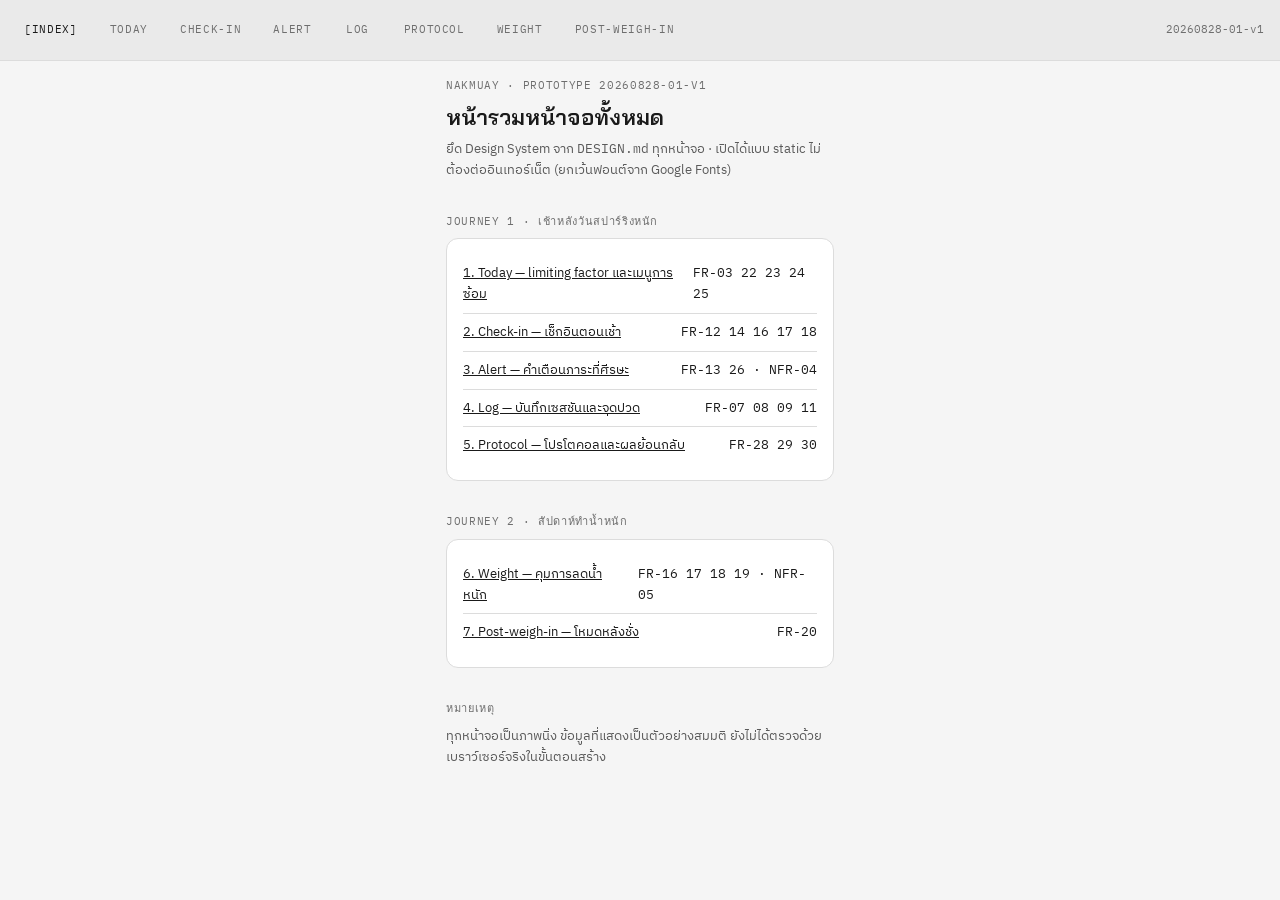
<file: docs/02-design/01-prototypes/20260828-01-v1/index.html>
<!doctype html>
<html lang="th">
<head>
<meta charset="utf-8">
<meta name="viewport" content="width=device-width, initial-scale=1">
<title>Index — NakMuay Prototype</title>
<link rel="stylesheet" href="style.css">
</head>
<body>
<nav class="proto-bar"><a href="index.html" aria-current="page">[INDEX]</a><a href="today.html">Today</a><a href="checkin.html">Check-in</a><a href="brain-alert.html">Alert</a><a href="log-session.html">Log</a><a href="protocol.html">Protocol</a><a href="weight.html">Weight</a><a href="post-weighin.html">Post-weigh-in</a><span class="frs">20260828-01-v1</span></nav>
<main class="wrap">
<div class="group">
  <p class="label">NakMuay · Prototype 20260828-01-v1</p>
  <h1>หน้ารวมหน้าจอทั้งหมด</h1>
  <p class="muted">ยึด Design System จาก <span class="mono">DESIGN.md</span> ทุกหน้าจอ · เปิดได้แบบ static ไม่ต้องต่ออินเทอร์เน็ต (ยกเว้นฟอนต์จาก Google Fonts)</p>
</div>

<div class="group">
  <p class="label">Journey 1 · เช้าหลังวันสปาร์ริงหนัก</p>
  <div class="card">
    <div class="kv"><a class="k" href="today.html" style="color:var(--text)">1. Today — limiting factor และเมนูการซ้อม</a><span class="v">FR-03 22 23 24 25</span></div>
    <div class="kv"><a class="k" href="checkin.html" style="color:var(--text)">2. Check-in — เช็กอินตอนเช้า</a><span class="v">FR-12 14 16 17 18</span></div>
    <div class="kv"><a class="k" href="brain-alert.html" style="color:var(--text)">3. Alert — คำเตือนภาระที่ศีรษะ</a><span class="v">FR-13 26 · NFR-04</span></div>
    <div class="kv"><a class="k" href="log-session.html" style="color:var(--text)">4. Log — บันทึกเซสชันและจุดปวด</a><span class="v">FR-07 08 09 11</span></div>
    <div class="kv"><a class="k" href="protocol.html" style="color:var(--text)">5. Protocol — โปรโตคอลและผลย้อนกลับ</a><span class="v">FR-28 29 30</span></div>
  </div>
</div>

<div class="group">
  <p class="label">Journey 2 · สัปดาห์ทำน้ำหนัก</p>
  <div class="card">
    <div class="kv"><a class="k" href="weight.html" style="color:var(--text)">6. Weight — คุมการลดน้ำหนัก</a><span class="v">FR-16 17 18 19 · NFR-05</span></div>
    <div class="kv"><a class="k" href="post-weighin.html" style="color:var(--text)">7. Post-weigh-in — โหมดหลังชั่ง</a><span class="v">FR-20</span></div>
  </div>
</div>

<div class="group">
  <p class="label">หมายเหตุ</p>
  <p class="muted">ทุกหน้าจอเป็นภาพนิ่ง ข้อมูลที่แสดงเป็นตัวอย่างสมมติ ยังไม่ได้ตรวจด้วยเบราว์เซอร์จริงในขั้นตอนสร้าง</p>
</div>
</main></body></html>
</file>
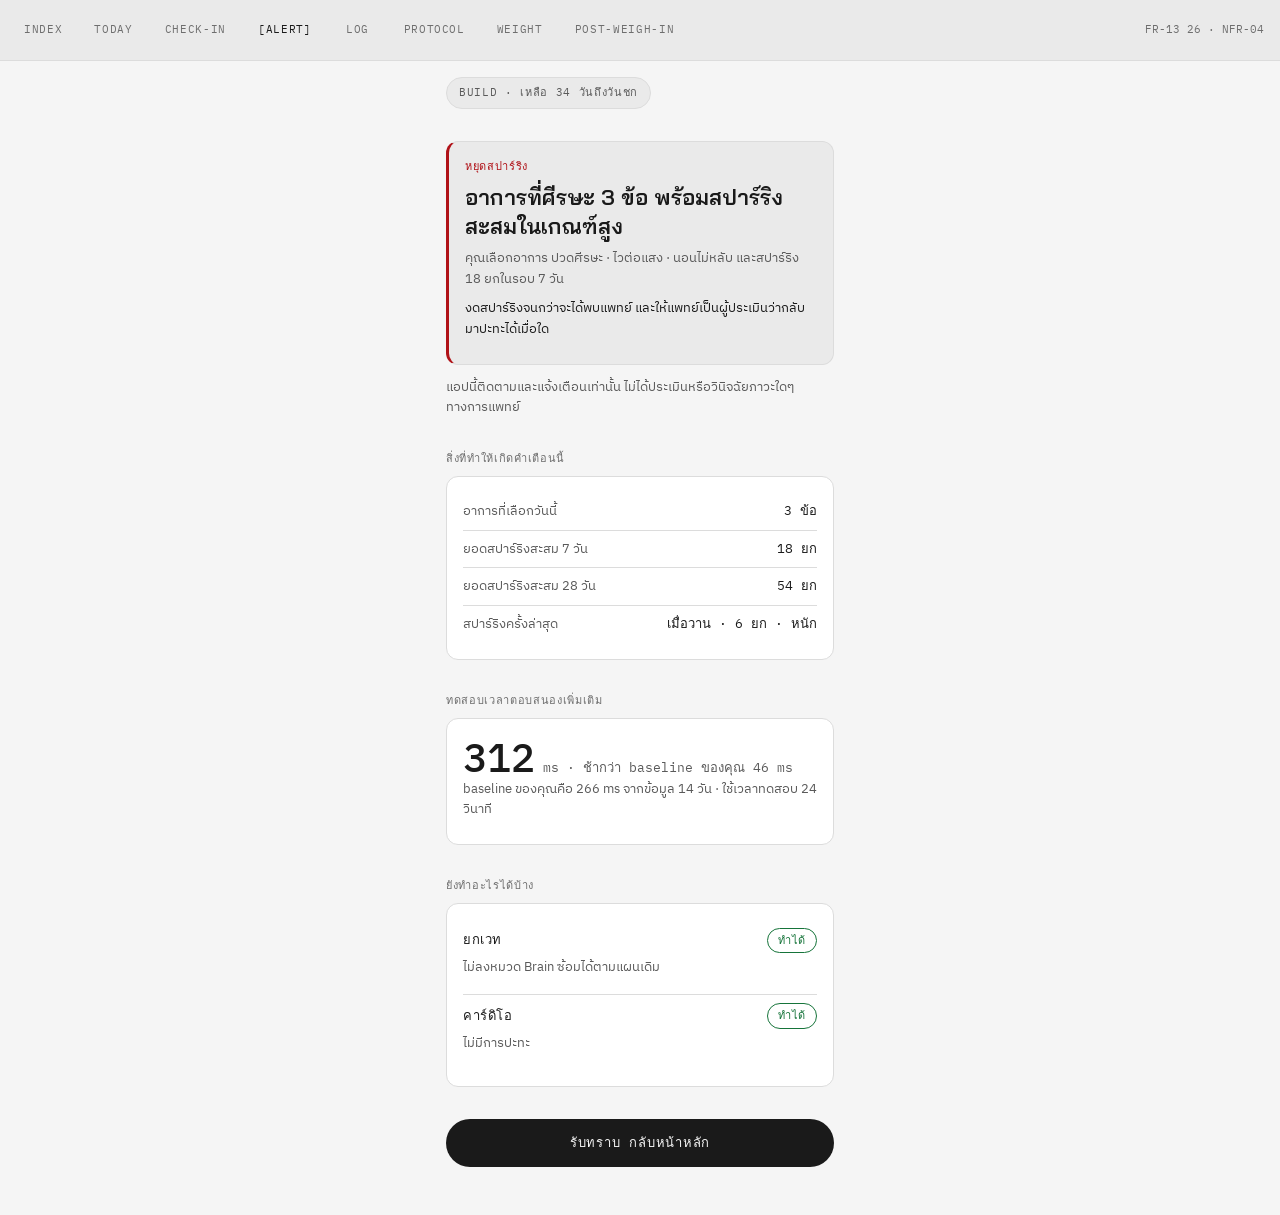
<file: docs/02-design/01-prototypes/20260828-01-v1/brain-alert.html>
<!doctype html>
<html lang="th">
<head>
<meta charset="utf-8">
<meta name="viewport" content="width=device-width, initial-scale=1">
<title>Alert — NakMuay Prototype</title>
<link rel="stylesheet" href="style.css">
</head>
<body>
<nav class="proto-bar"><a href="index.html">Index</a><a href="today.html">Today</a><a href="checkin.html">Check-in</a><a href="brain-alert.html" aria-current="page">[Alert]</a><a href="log-session.html">Log</a><a href="protocol.html">Protocol</a><a href="weight.html">Weight</a><a href="post-weighin.html">Post-weigh-in</a><span class="frs">FR-13 26 · NFR-04</span></nav>
<main class="wrap">
<div class="group">
  <span class="camp">Build · เหลือ 34 วันถึงวันชก</span>
</div>

<div class="group">
  <div class="warn">
    <p class="hd">หยุดสปาร์ริง</p>
    <p style="font-family:var(--f-display);font-weight:600;font-size:22px;line-height:1.3;margin:0 0 8px">อาการที่ศีรษะ 3 ข้อ พร้อมสปาร์ริงสะสมในเกณฑ์สูง</p>
    <p class="muted">คุณเลือกอาการ ปวดศีรษะ · ไวต่อแสง · นอนไม่หลับ และสปาร์ริง 18 ยกในรอบ 7 วัน</p>
    <p class="doc">งดสปาร์ริงจนกว่าจะได้พบแพทย์ และให้แพทย์เป็นผู้ประเมินว่ากลับมาปะทะได้เมื่อใด</p>
  </div>
  <p class="muted">แอปนี้ติดตามและแจ้งเตือนเท่านั้น ไม่ได้ประเมินหรือวินิจฉัยภาวะใดๆ ทางการแพทย์</p>
</div>

<div class="group">
  <p class="label">สิ่งที่ทำให้เกิดคำเตือนนี้</p>
  <div class="card">
    <div class="kv"><span class="k">อาการที่เลือกวันนี้</span><span class="v">3 ข้อ</span></div>
    <div class="kv"><span class="k">ยอดสปาร์ริงสะสม 7 วัน</span><span class="v">18 ยก</span></div>
    <div class="kv"><span class="k">ยอดสปาร์ริงสะสม 28 วัน</span><span class="v">54 ยก</span></div>
    <div class="kv"><span class="k">สปาร์ริงครั้งล่าสุด</span><span class="v">เมื่อวาน · 6 ยก · หนัก</span></div>
  </div>
</div>

<div class="group">
  <p class="label">ทดสอบเวลาตอบสนองเพิ่มเติม</p>
  <div class="card">
    <div class="stat"><span class="n">312</span><span class="u">ms · ช้ากว่า baseline ของคุณ 46 ms</span></div>
    <p class="muted">baseline ของคุณคือ 266 ms จากข้อมูล 14 วัน · ใช้เวลาทดสอบ 24 วินาที</p>
  </div>
</div>

<div class="group">
  <p class="label">ยังทำอะไรได้บ้าง</p>
  <div class="card">
    <div class="menu"><div class="top"><span class="nm">ยกเวท</span><span class="pill ok">ทำได้</span></div><p class="why">ไม่ลงหมวด Brain ซ้อมได้ตามแผนเดิม</p></div>
    <div class="menu"><div class="top"><span class="nm">คาร์ดิโอ</span><span class="pill ok">ทำได้</span></div><p class="why">ไม่มีการปะทะ</p></div>
  </div>
</div>

<div class="group">
  <a class="btn" href="today.html">รับทราบ กลับหน้าหลัก</a>
</div>
</main></body></html>
</file>
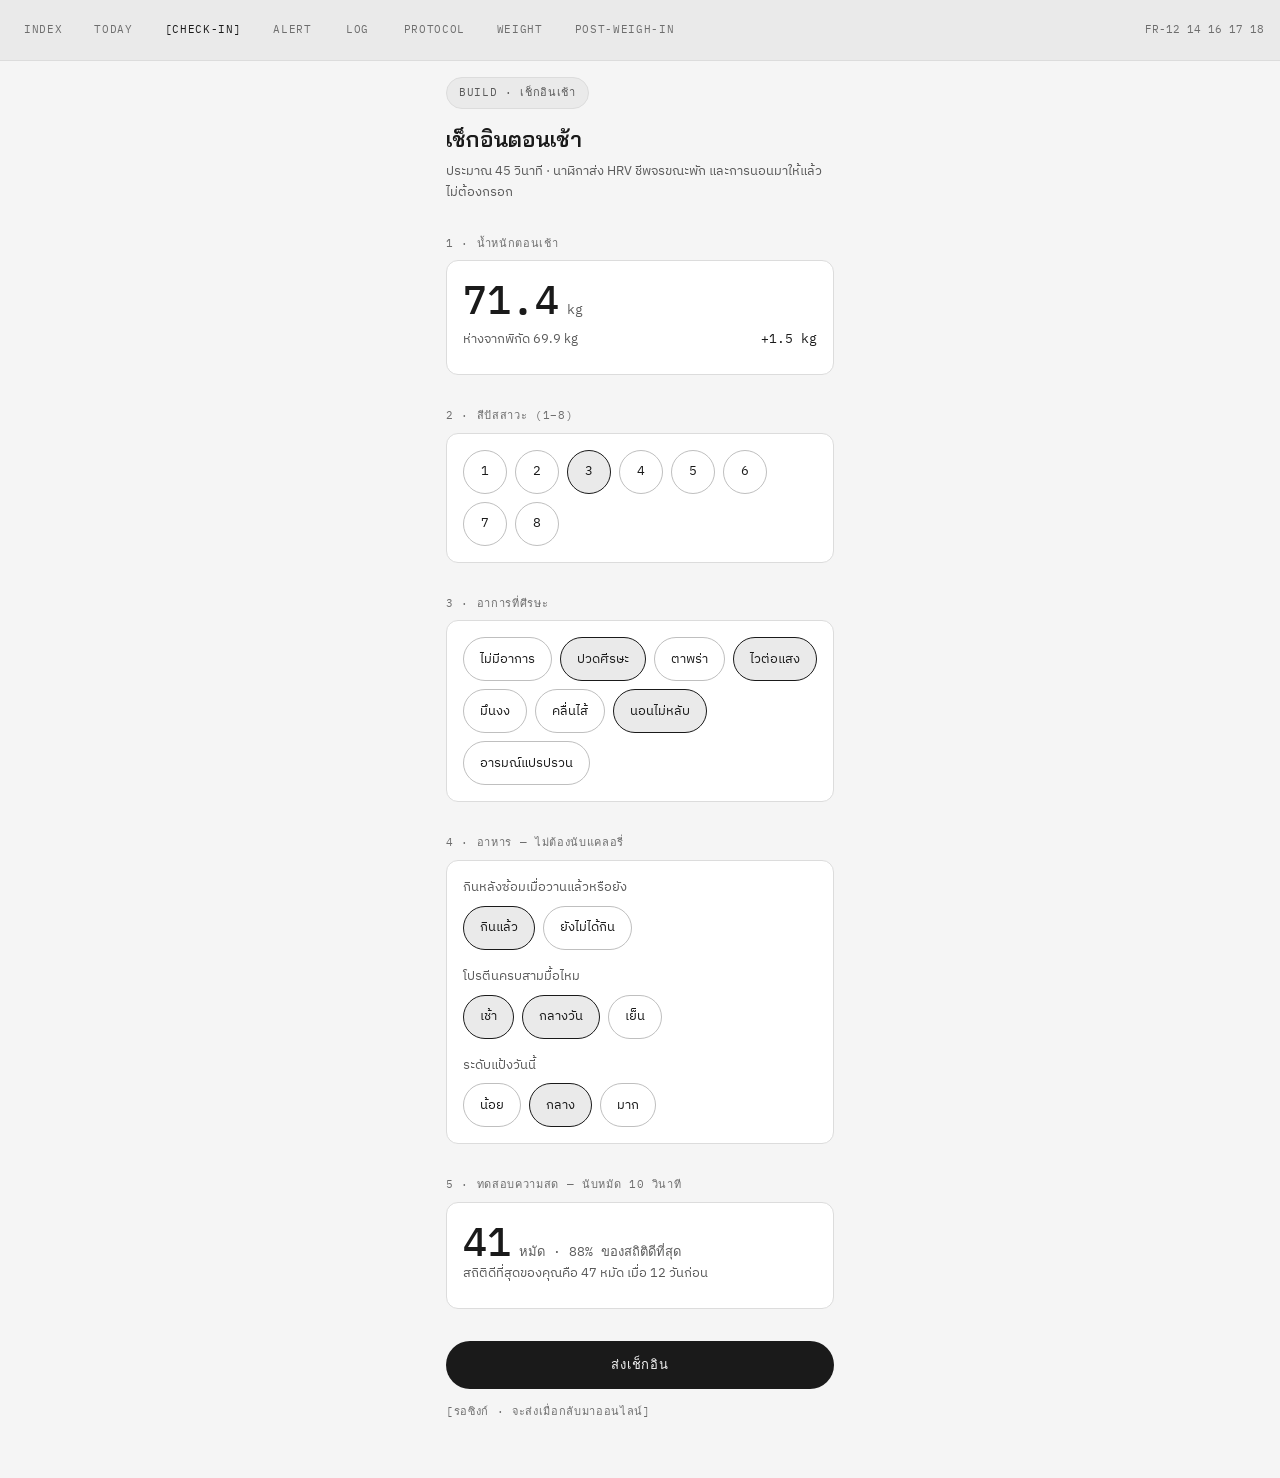
<file: docs/02-design/01-prototypes/20260828-01-v1/checkin.html>
<!doctype html>
<html lang="th">
<head>
<meta charset="utf-8">
<meta name="viewport" content="width=device-width, initial-scale=1">
<title>Check-in — NakMuay Prototype</title>
<link rel="stylesheet" href="style.css">
</head>
<body>
<nav class="proto-bar"><a href="index.html">Index</a><a href="today.html">Today</a><a href="checkin.html" aria-current="page">[Check-in]</a><a href="brain-alert.html">Alert</a><a href="log-session.html">Log</a><a href="protocol.html">Protocol</a><a href="weight.html">Weight</a><a href="post-weighin.html">Post-weigh-in</a><span class="frs">FR-12 14 16 17 18</span></nav>
<main class="wrap">
<div class="group">
  <span class="camp">Build · เช็กอินเช้า</span>
  <h1 style="margin-top:16px">เช็กอินตอนเช้า</h1>
  <p class="muted">ประมาณ 45 วินาที · นาฬิกาส่ง HRV ชีพจรขณะพัก และการนอนมาให้แล้ว ไม่ต้องกรอก</p>
</div>

<div class="group">
  <p class="label">1 · น้ำหนักตอนเช้า</p>
  <div class="card">
    <div class="stat"><span class="n">71.4</span><span class="u">kg</span></div>
    <div class="kv"><span class="k">ห่างจากพิกัด 69.9 kg</span><span class="v">+1.5 kg</span></div>
  </div>
</div>

<div class="group">
  <p class="label">2 · สีปัสสาวะ (1–8)</p>
  <div class="card">
    <div class="chips">
      <button class="chip" type="button" aria-pressed="false">1</button>
      <button class="chip" type="button" aria-pressed="false">2</button>
      <button class="chip" type="button" aria-pressed="true">3</button>
      <button class="chip" type="button" aria-pressed="false">4</button>
      <button class="chip" type="button" aria-pressed="false">5</button>
      <button class="chip" type="button" aria-pressed="false">6</button>
      <button class="chip" type="button" aria-pressed="false">7</button>
      <button class="chip" type="button" aria-pressed="false">8</button>
    </div>
  </div>
</div>

<div class="group">
  <p class="label">3 · อาการที่ศีรษะ</p>
  <div class="card">
    <div class="chips">
      <button class="chip" type="button" aria-pressed="false">ไม่มีอาการ</button>
      <button class="chip" type="button" aria-pressed="true">ปวดศีรษะ</button>
      <button class="chip" type="button" aria-pressed="false">ตาพร่า</button>
      <button class="chip" type="button" aria-pressed="true">ไวต่อแสง</button>
      <button class="chip" type="button" aria-pressed="false">มึนงง</button>
      <button class="chip" type="button" aria-pressed="false">คลื่นไส้</button>
      <button class="chip" type="button" aria-pressed="true">นอนไม่หลับ</button>
      <button class="chip" type="button" aria-pressed="false">อารมณ์แปรปรวน</button>
    </div>
  </div>
</div>

<div class="group">
  <p class="label">4 · อาหาร — ไม่ต้องนับแคลอรี่</p>
  <div class="card">
    <p class="muted" style="margin-bottom:8px">กินหลังซ้อมเมื่อวานแล้วหรือยัง</p>
    <div class="chips"><button class="chip" type="button" aria-pressed="true">กินแล้ว</button><button class="chip" type="button" aria-pressed="false">ยังไม่ได้กิน</button></div>
    <p class="muted" style="margin:16px 0 8px">โปรตีนครบสามมื้อไหม</p>
    <div class="chips"><button class="chip" type="button" aria-pressed="true">เช้า</button><button class="chip" type="button" aria-pressed="true">กลางวัน</button><button class="chip" type="button" aria-pressed="false">เย็น</button></div>
    <p class="muted" style="margin:16px 0 8px">ระดับแป้งวันนี้</p>
    <div class="chips"><button class="chip" type="button" aria-pressed="false">น้อย</button><button class="chip" type="button" aria-pressed="true">กลาง</button><button class="chip" type="button" aria-pressed="false">มาก</button></div>
  </div>
</div>

<div class="group">
  <p class="label">5 · ทดสอบความสด — นับหมัด 10 วินาที</p>
  <div class="card">
    <div class="stat"><span class="n">41</span><span class="u">หมัด · 88% ของสถิติดีที่สุด</span></div>
    <p class="muted">สถิติดีที่สุดของคุณคือ 47 หมัด เมื่อ 12 วันก่อน</p>
  </div>
</div>

<div class="group">
  <a class="btn" href="brain-alert.html">ส่งเช็กอิน</a>
  <p class="muted" style="margin-top:12px"><span class="inline">[รอซิงก์ · จะส่งเมื่อกลับมาออนไลน์]</span></p>
</div>
</main></body></html>
</file>
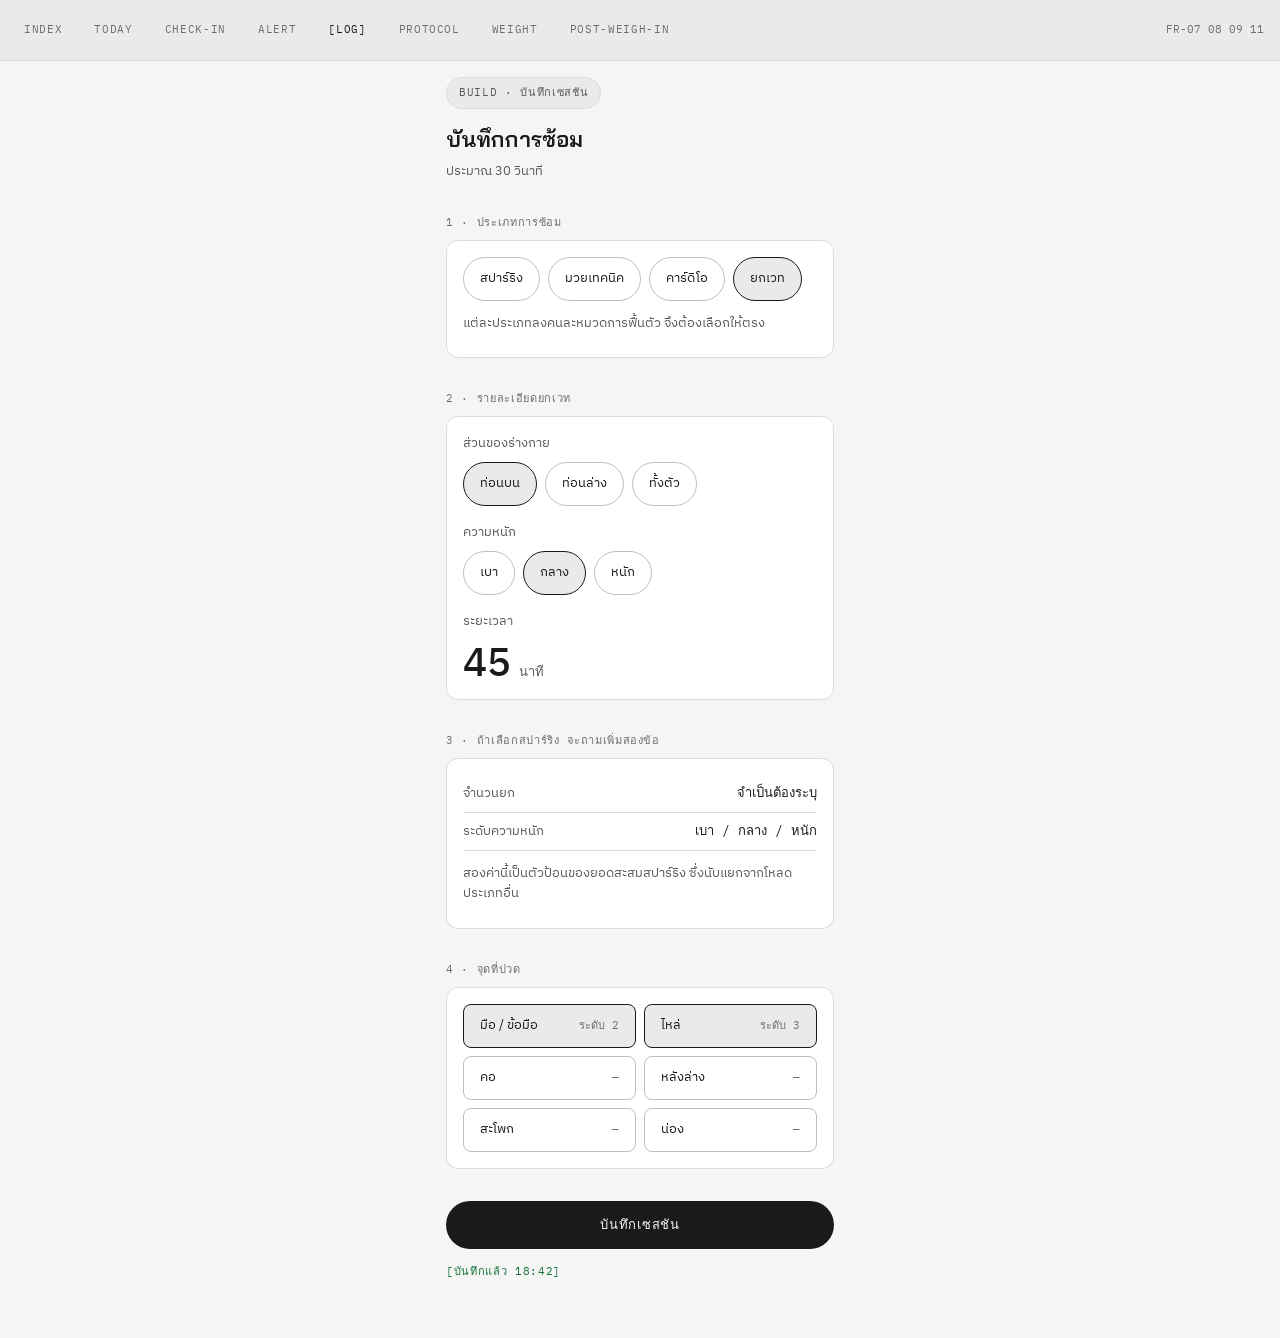
<file: docs/02-design/01-prototypes/20260828-01-v1/log-session.html>
<!doctype html>
<html lang="th">
<head>
<meta charset="utf-8">
<meta name="viewport" content="width=device-width, initial-scale=1">
<title>Log — NakMuay Prototype</title>
<link rel="stylesheet" href="style.css">
</head>
<body>
<nav class="proto-bar"><a href="index.html">Index</a><a href="today.html">Today</a><a href="checkin.html">Check-in</a><a href="brain-alert.html">Alert</a><a href="log-session.html" aria-current="page">[Log]</a><a href="protocol.html">Protocol</a><a href="weight.html">Weight</a><a href="post-weighin.html">Post-weigh-in</a><span class="frs">FR-07 08 09 11</span></nav>
<main class="wrap">
<div class="group">
  <span class="camp">Build · บันทึกเซสชัน</span>
  <h1 style="margin-top:16px">บันทึกการซ้อม</h1>
  <p class="muted">ประมาณ 30 วินาที</p>
</div>

<div class="group">
  <p class="label">1 · ประเภทการซ้อม</p>
  <div class="card">
    <div class="chips">
      <button class="chip" type="button" aria-pressed="false">สปาร์ริง</button>
      <button class="chip" type="button" aria-pressed="false">มวยเทคนิค</button>
      <button class="chip" type="button" aria-pressed="false">คาร์ดิโอ</button>
      <button class="chip" type="button" aria-pressed="true">ยกเวท</button>
    </div>
    <p class="muted" style="margin-top:12px">แต่ละประเภทลงคนละหมวดการฟื้นตัว จึงต้องเลือกให้ตรง</p>
  </div>
</div>

<div class="group">
  <p class="label">2 · รายละเอียดยกเวท</p>
  <div class="card">
    <p class="muted" style="margin-bottom:8px">ส่วนของร่างกาย</p>
    <div class="chips"><button class="chip" type="button" aria-pressed="true">ท่อนบน</button><button class="chip" type="button" aria-pressed="false">ท่อนล่าง</button><button class="chip" type="button" aria-pressed="false">ทั้งตัว</button></div>
    <p class="muted" style="margin:16px 0 8px">ความหนัก</p>
    <div class="chips"><button class="chip" type="button" aria-pressed="false">เบา</button><button class="chip" type="button" aria-pressed="true">กลาง</button><button class="chip" type="button" aria-pressed="false">หนัก</button></div>
    <p class="muted" style="margin:16px 0 8px">ระยะเวลา</p>
    <div class="stat"><span class="n">45</span><span class="u">นาที</span></div>
  </div>
</div>

<div class="group">
  <p class="label">3 · ถ้าเลือกสปาร์ริง จะถามเพิ่มสองข้อ</p>
  <div class="card">
    <div class="kv"><span class="k">จำนวนยก</span><span class="v">จำเป็นต้องระบุ</span></div>
    <div class="kv"><span class="k">ระดับความหนัก</span><span class="v">เบา / กลาง / หนัก</span></div>
    <p class="muted" style="margin-top:12px">สองค่านี้เป็นตัวป้อนของยอดสะสมสปาร์ริง ซึ่งนับแยกจากโหลดประเภทอื่น</p>
  </div>
</div>

<div class="group">
  <p class="label">4 · จุดที่ปวด</p>
  <div class="card">
    <div class="bodymap">
      <button class="spot" type="button" aria-pressed="true">มือ / ข้อมือ <span class="n">ระดับ 2</span></button>
      <button class="spot" type="button" aria-pressed="true">ไหล่ <span class="n">ระดับ 3</span></button>
      <button class="spot" type="button" aria-pressed="false">คอ <span class="n">—</span></button>
      <button class="spot" type="button" aria-pressed="false">หลังล่าง <span class="n">—</span></button>
      <button class="spot" type="button" aria-pressed="false">สะโพก <span class="n">—</span></button>
      <button class="spot" type="button" aria-pressed="false">น่อง <span class="n">—</span></button>
    </div>
  </div>
</div>

<div class="group">
  <a class="btn" href="protocol.html">บันทึกเซสชัน</a>
  <p class="muted" style="margin-top:12px"><span class="inline ok">[บันทึกแล้ว 18:42]</span></p>
</div>
</main></body></html>
</file>
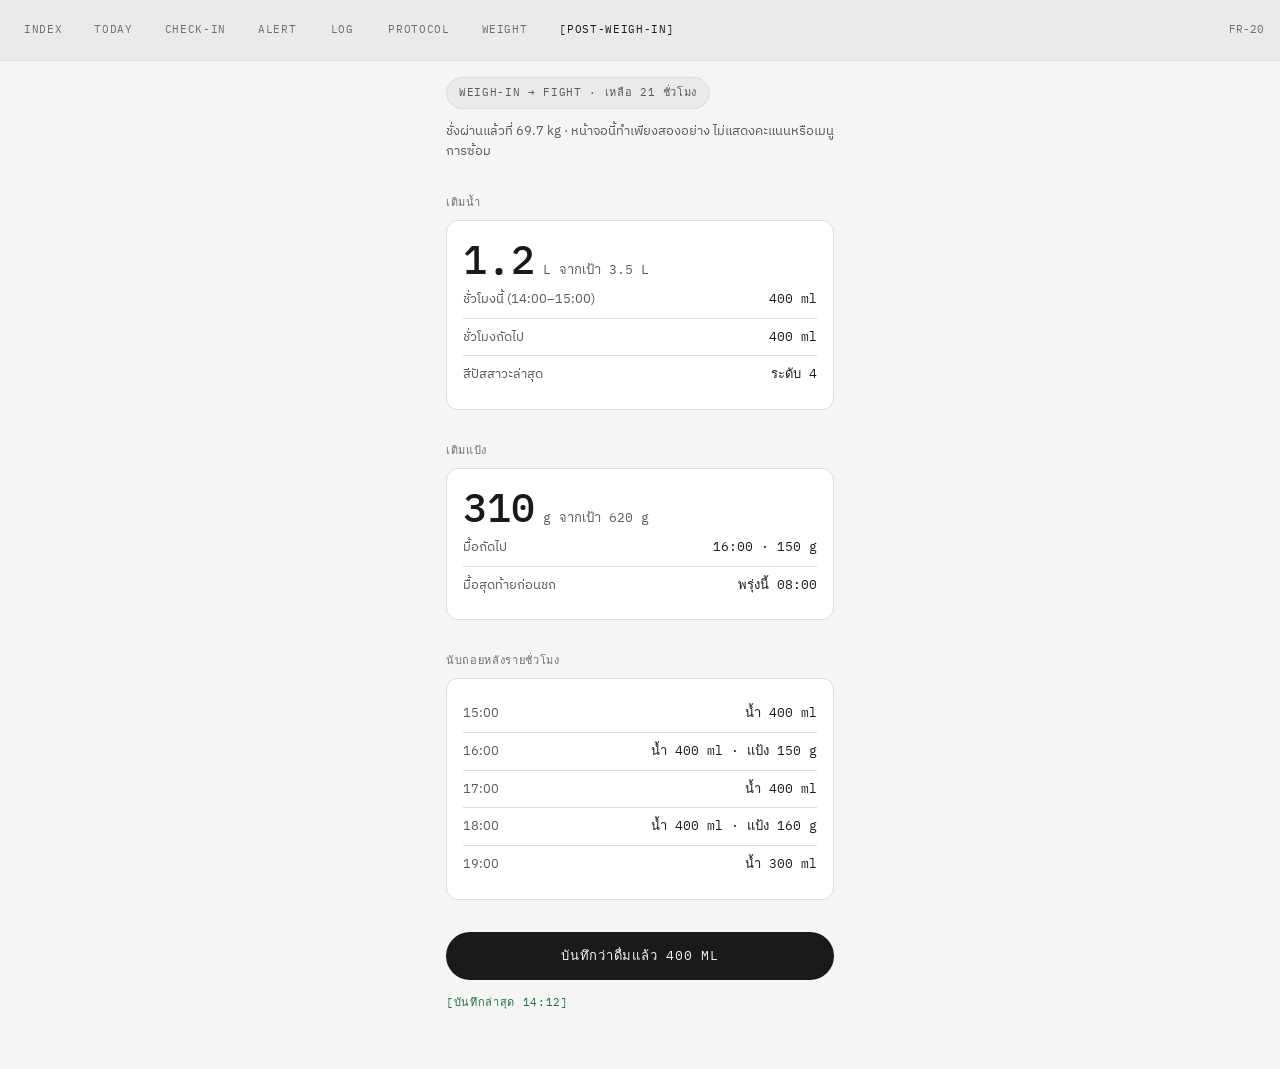
<file: docs/02-design/01-prototypes/20260828-01-v1/post-weighin.html>
<!doctype html>
<html lang="th">
<head>
<meta charset="utf-8">
<meta name="viewport" content="width=device-width, initial-scale=1">
<title>Post-weigh-in — NakMuay Prototype</title>
<link rel="stylesheet" href="style.css">
</head>
<body>
<nav class="proto-bar"><a href="index.html">Index</a><a href="today.html">Today</a><a href="checkin.html">Check-in</a><a href="brain-alert.html">Alert</a><a href="log-session.html">Log</a><a href="protocol.html">Protocol</a><a href="weight.html">Weight</a><a href="post-weighin.html" aria-current="page">[Post-weigh-in]</a><span class="frs">FR-20</span></nav>
<main class="wrap">
<div class="group">
  <span class="camp">Weigh-in → Fight · เหลือ 21 ชั่วโมง</span>
  <p class="muted" style="margin-top:12px">ชั่งผ่านแล้วที่ 69.7 kg · หน้าจอนี้ทำเพียงสองอย่าง ไม่แสดงคะแนนหรือเมนูการซ้อม</p>
</div>

<div class="group">
  <p class="label">เติมน้ำ</p>
  <div class="card">
    <div class="stat"><span class="n">1.2</span><span class="u">L จากเป้า 3.5 L</span></div>
    <div class="kv"><span class="k">ชั่วโมงนี้ (14:00–15:00)</span><span class="v">400 ml</span></div>
    <div class="kv"><span class="k">ชั่วโมงถัดไป</span><span class="v">400 ml</span></div>
    <div class="kv"><span class="k">สีปัสสาวะล่าสุด</span><span class="v">ระดับ 4</span></div>
  </div>
</div>

<div class="group">
  <p class="label">เติมแป้ง</p>
  <div class="card">
    <div class="stat"><span class="n">310</span><span class="u">g จากเป้า 620 g</span></div>
    <div class="kv"><span class="k">มื้อถัดไป</span><span class="v">16:00 · 150 g</span></div>
    <div class="kv"><span class="k">มื้อสุดท้ายก่อนชก</span><span class="v">พรุ่งนี้ 08:00</span></div>
  </div>
</div>

<div class="group">
  <p class="label">นับถอยหลังรายชั่วโมง</p>
  <div class="card">
    <div class="kv"><span class="k">15:00</span><span class="v">น้ำ 400 ml</span></div>
    <div class="kv"><span class="k">16:00</span><span class="v">น้ำ 400 ml · แป้ง 150 g</span></div>
    <div class="kv"><span class="k">17:00</span><span class="v">น้ำ 400 ml</span></div>
    <div class="kv"><span class="k">18:00</span><span class="v">น้ำ 400 ml · แป้ง 160 g</span></div>
    <div class="kv"><span class="k">19:00</span><span class="v">น้ำ 300 ml</span></div>
  </div>
</div>

<div class="group">
  <a class="btn" href="#">บันทึกว่าดื่มแล้ว 400 ml</a>
  <p class="muted" style="margin-top:12px"><span class="inline ok">[บันทึกล่าสุด 14:12]</span></p>
</div>
</main></body></html>
</file>
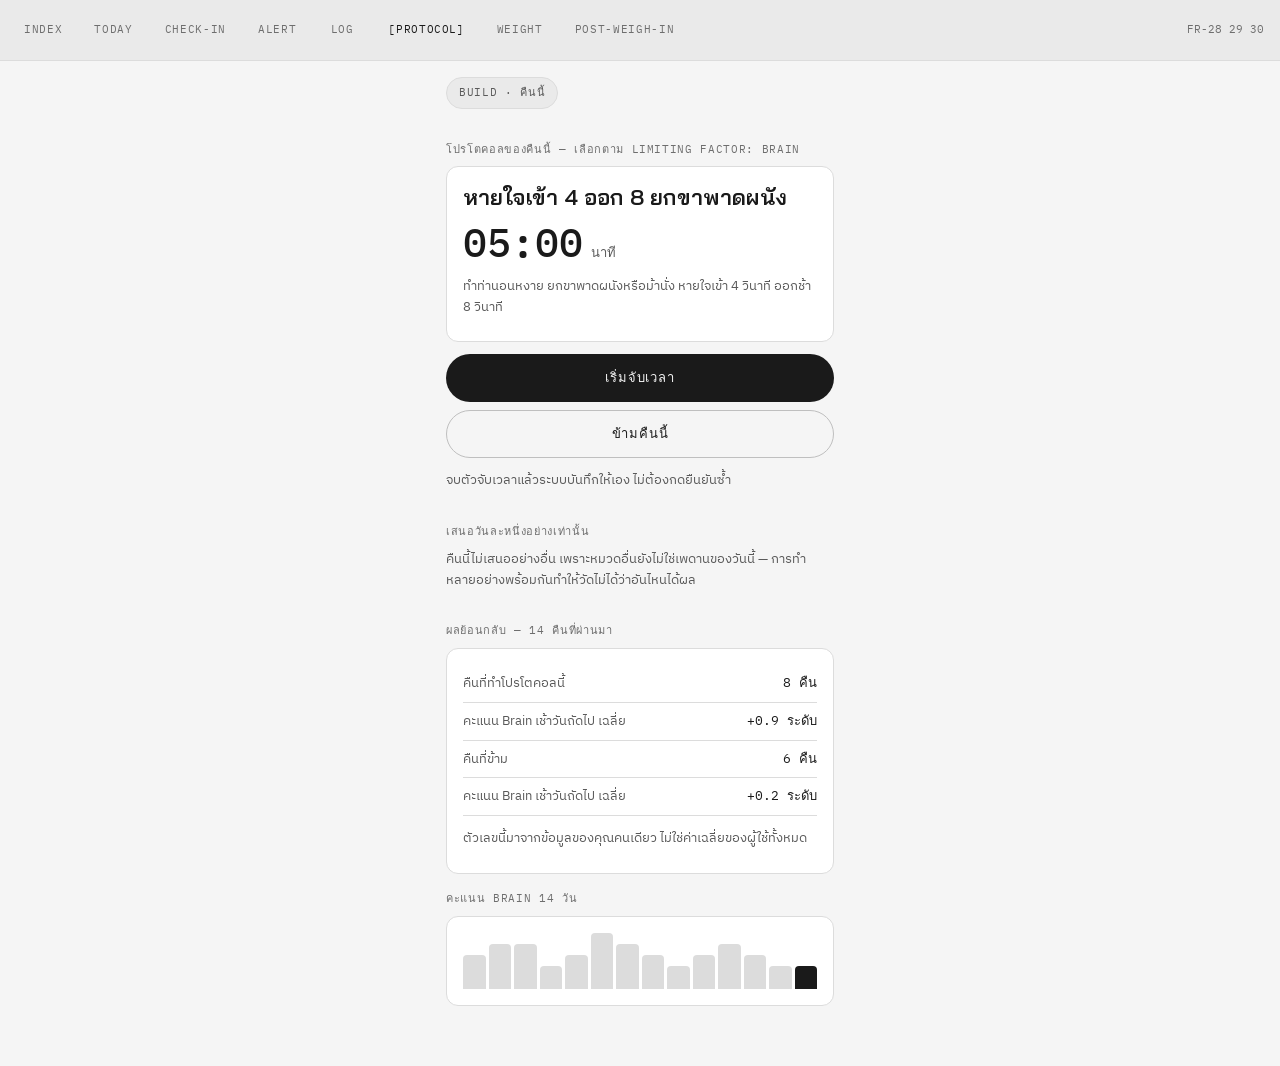
<file: docs/02-design/01-prototypes/20260828-01-v1/protocol.html>
<!doctype html>
<html lang="th">
<head>
<meta charset="utf-8">
<meta name="viewport" content="width=device-width, initial-scale=1">
<title>Protocol — NakMuay Prototype</title>
<link rel="stylesheet" href="style.css">
</head>
<body>
<nav class="proto-bar"><a href="index.html">Index</a><a href="today.html">Today</a><a href="checkin.html">Check-in</a><a href="brain-alert.html">Alert</a><a href="log-session.html">Log</a><a href="protocol.html" aria-current="page">[Protocol]</a><a href="weight.html">Weight</a><a href="post-weighin.html">Post-weigh-in</a><span class="frs">FR-28 29 30</span></nav>
<main class="wrap">
<div class="group">
  <span class="camp">Build · คืนนี้</span>
</div>

<div class="group">
  <p class="label">โปรโตคอลของคืนนี้ — เลือกตาม limiting factor: Brain</p>
  <div class="card">
    <p style="font-family:var(--f-display);font-weight:600;font-size:22px;line-height:1.3;margin:0 0 8px">หายใจเข้า 4 ออก 8 ยกขาพาดผนัง</p>
    <div class="stat"><span class="n">05:00</span><span class="u">นาที</span></div>
    <p class="muted" style="margin-top:12px">ทำท่านอนหงาย ยกขาพาดผนังหรือม้านั่ง หายใจเข้า 4 วินาที ออกช้า 8 วินาที</p>
  </div>
  <a class="btn" href="#">เริ่มจับเวลา</a>
  <a class="btn-2" href="today.html">ข้ามคืนนี้</a>
  <p class="muted" style="margin-top:12px">จบตัวจับเวลาแล้วระบบบันทึกให้เอง ไม่ต้องกดยืนยันซ้ำ</p>
</div>

<div class="group">
  <p class="label">เสนอวันละหนึ่งอย่างเท่านั้น</p>
  <p class="muted">คืนนี้ไม่เสนออย่างอื่น เพราะหมวดอื่นยังไม่ใช่เพดานของวันนี้ — การทำหลายอย่างพร้อมกันทำให้วัดไม่ได้ว่าอันไหนได้ผล</p>
</div>

<div class="group">
  <p class="label">ผลย้อนกลับ — 14 คืนที่ผ่านมา</p>
  <div class="card">
    <div class="kv"><span class="k">คืนที่ทำโปรโตคอลนี้</span><span class="v">8 คืน</span></div>
    <div class="kv"><span class="k">คะแนน Brain เช้าวันถัดไป เฉลี่ย</span><span class="v">+0.9 ระดับ</span></div>
    <div class="kv"><span class="k">คืนที่ข้าม</span><span class="v">6 คืน</span></div>
    <div class="kv"><span class="k">คะแนน Brain เช้าวันถัดไป เฉลี่ย</span><span class="v">+0.2 ระดับ</span></div>
    <p class="muted" style="margin-top:12px">ตัวเลขนี้มาจากข้อมูลของคุณคนเดียว ไม่ใช่ค่าเฉลี่ยของผู้ใช้ทั้งหมด</p>
  </div>
  <p class="label" style="margin-top:16px">คะแนน Brain 14 วัน</p>
  <div class="card">
    <div class="spark">
      <i style="height:60%"></i><i style="height:80%"></i><i style="height:80%"></i><i style="height:40%"></i>
      <i style="height:60%"></i><i style="height:100%"></i><i style="height:80%"></i><i style="height:60%"></i>
      <i style="height:40%"></i><i style="height:60%"></i><i style="height:80%"></i><i style="height:60%"></i>
      <i style="height:40%"></i><i class="last" style="height:40%"></i>
    </div>
  </div>
</div>
</main></body></html>
</file>
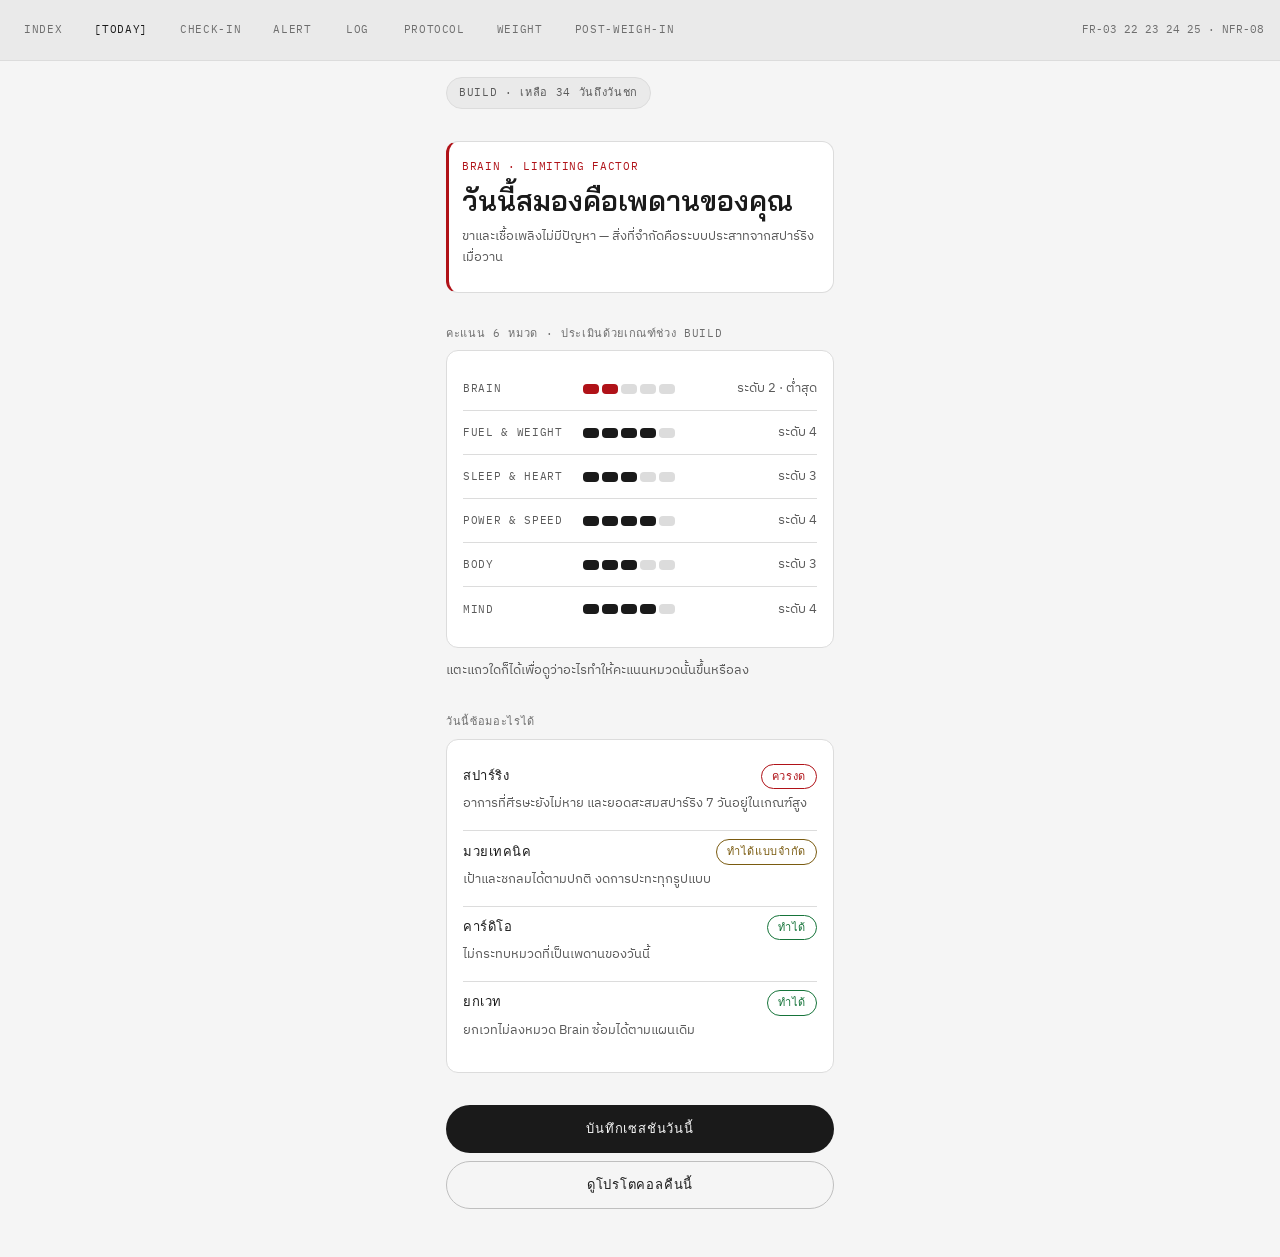
<file: docs/02-design/01-prototypes/20260828-01-v1/today.html>
<!doctype html>
<html lang="th">
<head>
<meta charset="utf-8">
<meta name="viewport" content="width=device-width, initial-scale=1">
<title>Today — NakMuay Prototype</title>
<link rel="stylesheet" href="style.css">
</head>
<body>
<nav class="proto-bar"><a href="index.html">Index</a><a href="today.html" aria-current="page">[Today]</a><a href="checkin.html">Check-in</a><a href="brain-alert.html">Alert</a><a href="log-session.html">Log</a><a href="protocol.html">Protocol</a><a href="weight.html">Weight</a><a href="post-weighin.html">Post-weigh-in</a><span class="frs">FR-03 22 23 24 25 · NFR-08</span></nav>
<main class="wrap">
<div class="group">
  <span class="camp">Build · เหลือ 34 วันถึงวันชก</span>
</div>

<div class="group">
  <div class="card lf">
    <p class="who">Brain · Limiting factor</p>
    <p class="say">วันนี้สมองคือเพดานของคุณ</p>
    <p class="muted">ขาและเชื้อเพลิงไม่มีปัญหา — สิ่งที่จำกัดคือระบบประสาทจากสปาร์ริงเมื่อวาน</p>
  </div>
</div>

<div class="group">
  <p class="label">คะแนน 6 หมวด · ประเมินด้วยเกณฑ์ช่วง Build</p>
  <div class="card">
    <button class="score" type="button">
      <span class="nm">Brain</span>
      <span class="bars"><i class="bar sig"></i><i class="bar sig"></i><i class="bar"></i><i class="bar"></i><i class="bar"></i></span>
      <span class="lv">ระดับ 2 · ต่ำสุด</span>
    </button>
    <button class="score" type="button">
      <span class="nm">Fuel &amp; Weight</span>
      <span class="bars"><i class="bar on"></i><i class="bar on"></i><i class="bar on"></i><i class="bar on"></i><i class="bar"></i></span>
      <span class="lv">ระดับ 4</span>
    </button>
    <button class="score" type="button">
      <span class="nm">Sleep &amp; Heart</span>
      <span class="bars"><i class="bar on"></i><i class="bar on"></i><i class="bar on"></i><i class="bar"></i><i class="bar"></i></span>
      <span class="lv">ระดับ 3</span>
    </button>
    <button class="score" type="button">
      <span class="nm">Power &amp; Speed</span>
      <span class="bars"><i class="bar on"></i><i class="bar on"></i><i class="bar on"></i><i class="bar on"></i><i class="bar"></i></span>
      <span class="lv">ระดับ 4</span>
    </button>
    <button class="score" type="button">
      <span class="nm">Body</span>
      <span class="bars"><i class="bar on"></i><i class="bar on"></i><i class="bar on"></i><i class="bar"></i><i class="bar"></i></span>
      <span class="lv">ระดับ 3</span>
    </button>
    <button class="score" type="button">
      <span class="nm">Mind</span>
      <span class="bars"><i class="bar on"></i><i class="bar on"></i><i class="bar on"></i><i class="bar on"></i><i class="bar"></i></span>
      <span class="lv">ระดับ 4</span>
    </button>
  </div>
  <p class="muted">แตะแถวใดก็ได้เพื่อดูว่าอะไรทำให้คะแนนหมวดนั้นขึ้นหรือลง</p>
</div>

<div class="group">
  <p class="label">วันนี้ซ้อมอะไรได้</p>
  <div class="card">
    <div class="menu">
      <div class="top"><span class="nm">สปาร์ริง</span><span class="pill stop">ควรงด</span></div>
      <p class="why">อาการที่ศีรษะยังไม่หาย และยอดสะสมสปาร์ริง 7 วันอยู่ในเกณฑ์สูง</p>
    </div>
    <div class="menu">
      <div class="top"><span class="nm">มวยเทคนิค</span><span class="pill caution">ทำได้แบบจำกัด</span></div>
      <p class="why">เป้าและชกลมได้ตามปกติ งดการปะทะทุกรูปแบบ</p>
    </div>
    <div class="menu">
      <div class="top"><span class="nm">คาร์ดิโอ</span><span class="pill ok">ทำได้</span></div>
      <p class="why">ไม่กระทบหมวดที่เป็นเพดานของวันนี้</p>
    </div>
    <div class="menu">
      <div class="top"><span class="nm">ยกเวท</span><span class="pill ok">ทำได้</span></div>
      <p class="why">ยกเวทไม่ลงหมวด Brain ซ้อมได้ตามแผนเดิม</p>
    </div>
  </div>
</div>

<div class="group">
  <a class="btn" href="log-session.html">บันทึกเซสชันวันนี้</a>
  <a class="btn-2" href="protocol.html">ดูโปรโตคอลคืนนี้</a>
</div>
</main></body></html>
</file>
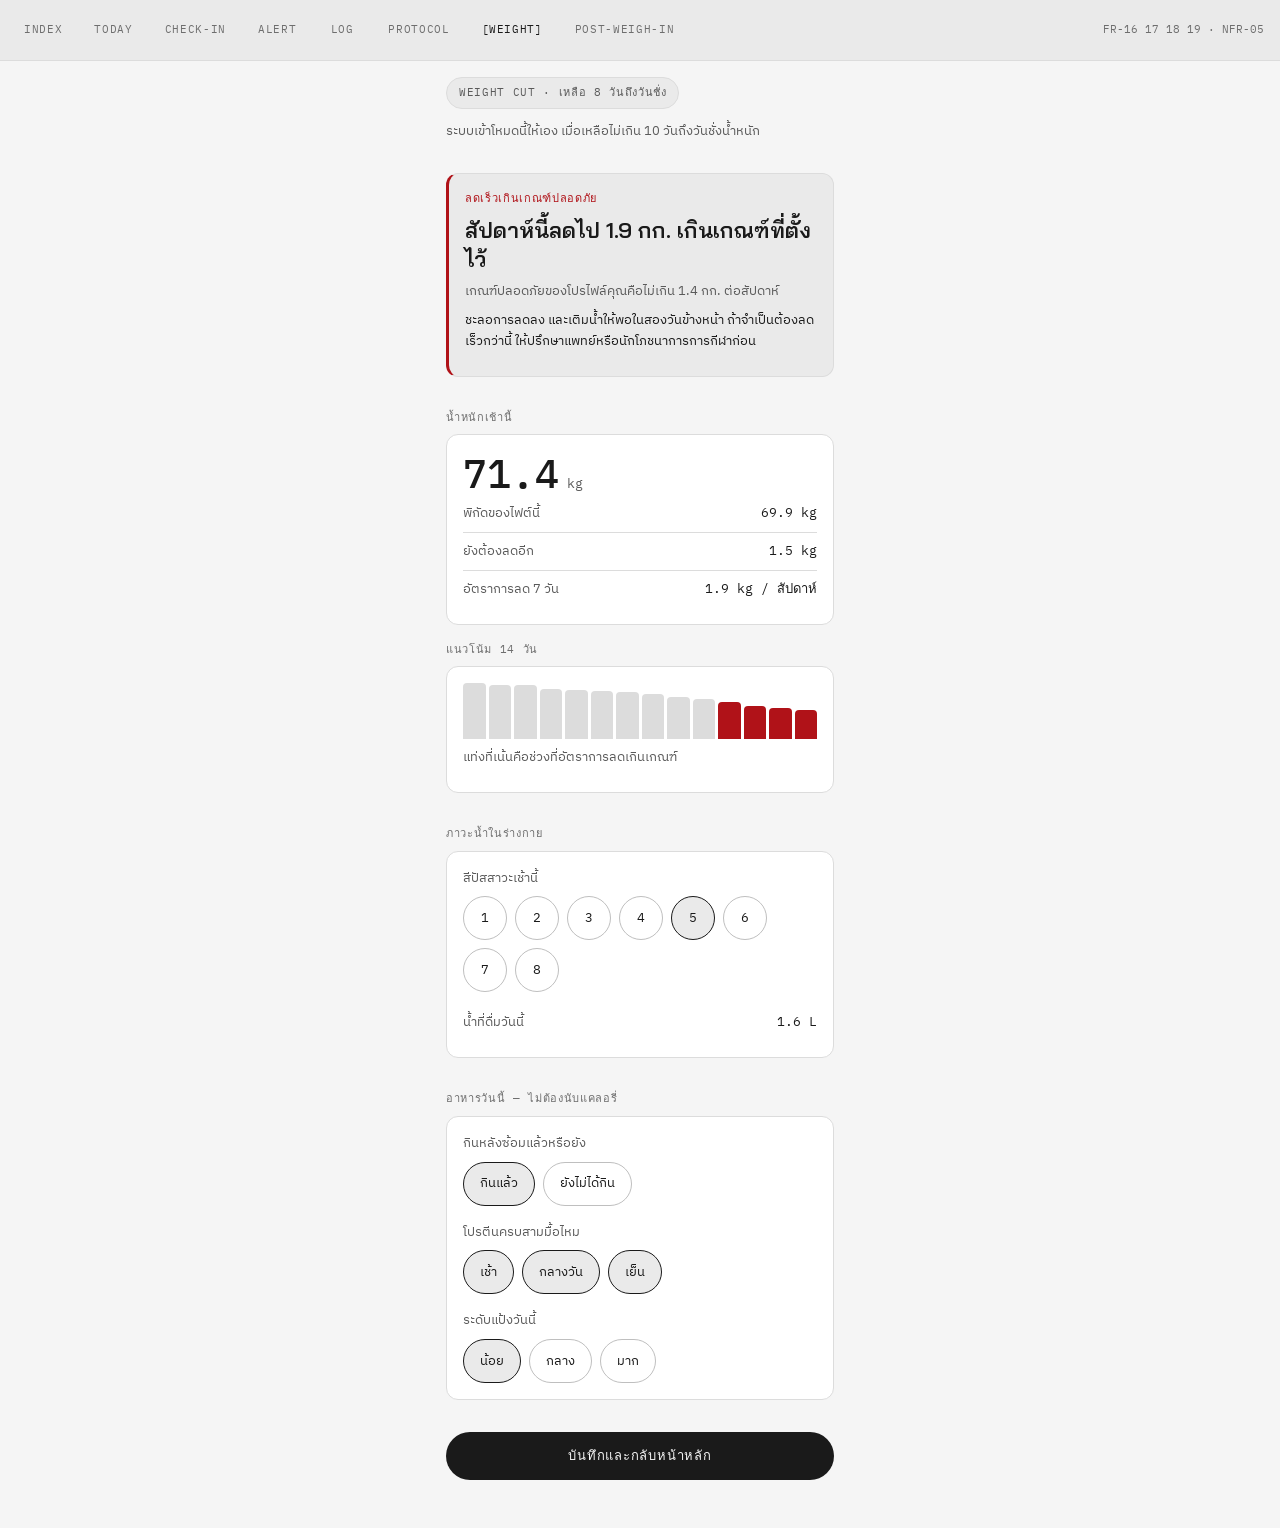
<file: docs/02-design/01-prototypes/20260828-01-v1/weight.html>
<!doctype html>
<html lang="th">
<head>
<meta charset="utf-8">
<meta name="viewport" content="width=device-width, initial-scale=1">
<title>Weight — NakMuay Prototype</title>
<link rel="stylesheet" href="style.css">
</head>
<body>
<nav class="proto-bar"><a href="index.html">Index</a><a href="today.html">Today</a><a href="checkin.html">Check-in</a><a href="brain-alert.html">Alert</a><a href="log-session.html">Log</a><a href="protocol.html">Protocol</a><a href="weight.html" aria-current="page">[Weight]</a><a href="post-weighin.html">Post-weigh-in</a><span class="frs">FR-16 17 18 19 · NFR-05</span></nav>
<main class="wrap">
<div class="group">
  <span class="camp">Weight cut · เหลือ 8 วันถึงวันชั่ง</span>
  <p class="muted" style="margin-top:12px">ระบบเข้าโหมดนี้ให้เอง เมื่อเหลือไม่เกิน 10 วันถึงวันชั่งน้ำหนัก</p>
</div>

<div class="group">
  <div class="warn">
    <p class="hd">ลดเร็วเกินเกณฑ์ปลอดภัย</p>
    <p style="font-family:var(--f-display);font-weight:600;font-size:22px;line-height:1.3;margin:0 0 8px">สัปดาห์นี้ลดไป 1.9 กก. เกินเกณฑ์ที่ตั้งไว้</p>
    <p class="muted">เกณฑ์ปลอดภัยของโปรไฟล์คุณคือไม่เกิน 1.4 กก. ต่อสัปดาห์</p>
    <p class="doc">ชะลอการลดลง และเติมน้ำให้พอในสองวันข้างหน้า ถ้าจำเป็นต้องลดเร็วกว่านี้ ให้ปรึกษาแพทย์หรือนักโภชนาการการกีฬาก่อน</p>
  </div>
</div>

<div class="group">
  <p class="label">น้ำหนักเช้านี้</p>
  <div class="card">
    <div class="stat"><span class="n">71.4</span><span class="u">kg</span></div>
    <div class="kv"><span class="k">พิกัดของไฟต์นี้</span><span class="v">69.9 kg</span></div>
    <div class="kv"><span class="k">ยังต้องลดอีก</span><span class="v">1.5 kg</span></div>
    <div class="kv"><span class="k">อัตราการลด 7 วัน</span><span class="v">1.9 kg / สัปดาห์</span></div>
  </div>
  <p class="label" style="margin-top:16px">แนวโน้ม 14 วัน</p>
  <div class="card">
    <div class="spark">
      <i style="height:100%"></i><i style="height:96%"></i><i style="height:96%"></i><i style="height:90%"></i>
      <i style="height:88%"></i><i style="height:86%"></i><i style="height:84%"></i><i style="height:80%"></i>
      <i style="height:76%"></i><i style="height:72%"></i><i class="over" style="height:66%"></i>
      <i class="over" style="height:60%"></i><i class="over" style="height:56%"></i><i class="over" style="height:52%"></i>
    </div>
    <p class="muted" style="margin-top:8px">แท่งที่เน้นคือช่วงที่อัตราการลดเกินเกณฑ์</p>
  </div>
</div>

<div class="group">
  <p class="label">ภาวะน้ำในร่างกาย</p>
  <div class="card">
    <p class="muted" style="margin-bottom:8px">สีปัสสาวะเช้านี้</p>
    <div class="chips">
      <button class="chip" type="button" aria-pressed="false">1</button><button class="chip" type="button" aria-pressed="false">2</button>
      <button class="chip" type="button" aria-pressed="false">3</button><button class="chip" type="button" aria-pressed="false">4</button>
      <button class="chip" type="button" aria-pressed="true">5</button><button class="chip" type="button" aria-pressed="false">6</button>
      <button class="chip" type="button" aria-pressed="false">7</button><button class="chip" type="button" aria-pressed="false">8</button>
    </div>
    <div class="kv" style="margin-top:12px"><span class="k">น้ำที่ดื่มวันนี้</span><span class="v">1.6 L</span></div>
  </div>
</div>

<div class="group">
  <p class="label">อาหารวันนี้ — ไม่ต้องนับแคลอรี่</p>
  <div class="card">
    <p class="muted" style="margin-bottom:8px">กินหลังซ้อมแล้วหรือยัง</p>
    <div class="chips"><button class="chip" type="button" aria-pressed="true">กินแล้ว</button><button class="chip" type="button" aria-pressed="false">ยังไม่ได้กิน</button></div>
    <p class="muted" style="margin:16px 0 8px">โปรตีนครบสามมื้อไหม</p>
    <div class="chips"><button class="chip" type="button" aria-pressed="true">เช้า</button><button class="chip" type="button" aria-pressed="true">กลางวัน</button><button class="chip" type="button" aria-pressed="true">เย็น</button></div>
    <p class="muted" style="margin:16px 0 8px">ระดับแป้งวันนี้</p>
    <div class="chips"><button class="chip" type="button" aria-pressed="true">น้อย</button><button class="chip" type="button" aria-pressed="false">กลาง</button><button class="chip" type="button" aria-pressed="false">มาก</button></div>
  </div>
</div>

<div class="group">
  <a class="btn" href="today.html">บันทึกและกลับหน้าหลัก</a>
</div>
</main></body></html>
</file>
<file: docs/02-design/01-prototypes/20260828-01-v1/style.css>
/* NakMuay Prototype — style.css
   แปลง token จาก ../../DESIGN.md §2–§11 เป็น CSS custom properties
   ห้ามกำหนดสี/ระยะห่างใหม่นอกเหนือจาก token ในไฟล์นี้ */

@import url('https://fonts.googleapis.com/css2?family=Bai+Jamjuree:wght@600&family=IBM+Plex+Mono:wght@400;500&family=IBM+Plex+Sans+Thai:wght@400;500;600&display=swap');

/* ── §2 พื้นหลังและพื้นผิว · ธีมมืดเป็นค่าเริ่มต้น ── */
:root{
  --bg:#000000; --surface:#111111; --surface-2:#1A1A1A;
  --line:#222222; --line-strong:#333333;
  --text:#E8E8E8; --text-2:#999999; --text-3:#8A8A8A;
  /* §3 สัญญาณ */
  --signal:#D71921; --signal-text:#FF6B60;
  --fill:#E8E8E8; --fill-empty:#222222;
  /* §4 สถานะ */
  --ok:#4A9E5C; --caution:#D4A843; --stop:#FF6B60;
  /* §6 ระยะห่าง */
  --sp-1:4px; --sp-2:8px; --sp-4:16px; --sp-6:24px; --sp-8:32px; --sp-12:48px;
  /* §7 มุมโค้ง */
  --r-tech:4px; --r-sm:8px; --r-md:12px; --r-full:999px;
  /* §5 ตัวอักษร */
  --f-display:"Bai Jamjuree","IBM Plex Sans Thai",sans-serif;
  --f-body:"IBM Plex Sans Thai","Noto Sans Thai",sans-serif;
  --f-mono:"IBM Plex Mono",ui-monospace,monospace;
}
@media (prefers-color-scheme: light){
  :root{
    --bg:#F5F5F5; --surface:#FFFFFF; --surface-2:#EAEAEA;
    --line:#DCDCDC; --line-strong:#BFBFBF;
    --text:#1A1A1A; --text-2:#5A5A5A; --text-3:#6E6E6E;
    --signal:#B01218; --signal-text:#B01218;
    --fill:#1A1A1A; --fill-empty:#DCDCDC;
    --ok:#16743A; --caution:#7A5B10; --stop:#B01218;
  }
}

*{box-sizing:border-box}
body{
  margin:0; background:var(--bg); color:var(--text);
  font-family:var(--f-body); font-size:15px; line-height:1.6;
  -webkit-font-smoothing:antialiased;
}
a{color:inherit}
:focus-visible{outline:2px solid var(--text); outline-offset:2px} /* §10.4 */
@media (prefers-reduced-motion: reduce){*{transition:none!important;animation:none!important}} /* §10.5 */

/* ── §8 Proto-bar (ใช้เฉพาะใน Prototype) ── */
.proto-bar{
  background:var(--surface-2); border-bottom:1px solid var(--line);
  padding:var(--sp-2) var(--sp-4); font-family:var(--f-mono);
  font-size:11px; letter-spacing:.06em; text-transform:uppercase;
  display:flex; flex-wrap:wrap; gap:var(--sp-1) var(--sp-4); align-items:center;
}
.proto-bar a{color:var(--text-3); text-decoration:none; padding:6px 8px; min-height:44px; min-width:44px; display:inline-flex; align-items:center; justify-content:center}
.proto-bar a:hover{color:var(--text)}
.proto-bar a[aria-current="page"]{color:var(--text)}
.proto-bar .frs{color:var(--text-3); margin-left:auto; text-transform:none; letter-spacing:0}

.wrap{max-width:420px; margin:0 auto; padding:var(--sp-4) var(--sp-4) var(--sp-12)}
.group{margin-top:var(--sp-8)}
.group:first-child{margin-top:0}

/* ── ป้ายกำกับ mono §5 ── */
.label{font-family:var(--f-mono); font-size:11px; letter-spacing:.06em; text-transform:uppercase; color:var(--text-3); margin:0 0 var(--sp-2)}
.mono{font-family:var(--f-mono)}
h1{font-family:var(--f-display); font-weight:600; font-size:22px; line-height:1.3; margin:0 0 var(--sp-2)}
p{margin:0 0 var(--sp-2)}
.muted{color:var(--text-2); font-size:13px}

/* ── §8 Camp badge ── */
.camp{
  display:inline-flex; align-items:center; gap:var(--sp-2);
  background:var(--surface-2); border:1px solid var(--line); border-radius:var(--r-full);
  padding:6px 12px; font-family:var(--f-mono); font-size:11px;
  letter-spacing:.06em; text-transform:uppercase; color:var(--text-2);
}

/* ── §8 การ์ด ── */
.card{background:var(--surface); border:1px solid var(--line); border-radius:var(--r-md); padding:var(--sp-4); margin-bottom:12px}

/* ── §8 Limiting factor card ── */
.lf{border-left:3px solid var(--signal); padding-left:calc(var(--sp-4) - 3px)}
.lf .who{font-family:var(--f-mono); font-size:11px; letter-spacing:.06em; text-transform:uppercase; color:var(--signal-text); margin-bottom:var(--sp-2)}
.lf .say{font-family:var(--f-display); font-weight:600; font-size:28px; line-height:1.25; margin:0 0 var(--sp-2)}

/* ── §8 Domain score row + แถบระดับ §3 ── */
.score{display:flex; align-items:center; gap:var(--sp-4); width:100%; min-height:44px; padding:var(--sp-2) 0;
  background:none; border:0; border-bottom:1px solid var(--line); color:inherit; font:inherit; text-align:left; cursor:pointer}
.score:last-of-type{border-bottom:0}
.score .nm{font-family:var(--f-mono); font-size:11px; letter-spacing:.06em; text-transform:uppercase; width:104px; flex:none; color:var(--text-2)}
.score .lv{font-size:13px; color:var(--text-2); margin-left:auto; white-space:nowrap}
.bars{display:flex; gap:3px}
.bar{width:16px; height:10px; border-radius:var(--r-tech); background:var(--fill-empty)}
.bar.on{background:var(--fill)}
.bar.sig{background:var(--signal)}

/* ── §8 Session menu row + §4 pill ── */
.menu{display:flex; flex-direction:column; gap:var(--sp-1); padding:var(--sp-2) 0; border-bottom:1px solid var(--line)}
.menu:last-child{border-bottom:0}
.menu .top{display:flex; align-items:center; gap:var(--sp-2)}
.menu .nm{font-family:var(--f-mono); font-size:13px; letter-spacing:.04em; text-transform:uppercase}
.pill{margin-left:auto; font-family:var(--f-mono); font-size:11px; letter-spacing:.06em; text-transform:uppercase;
  border-radius:var(--r-full); padding:3px 10px; border:1px solid currentColor; white-space:nowrap}
.pill.ok{color:var(--ok)} .pill.caution{color:var(--caution)} .pill.stop{color:var(--stop)}
.menu .why{font-size:13px; color:var(--text-2)}

/* ── §8 Warning banner ── */
.warn{background:var(--surface-2); border:1px solid var(--line); border-left:3px solid var(--signal);
  border-radius:var(--r-md); padding:var(--sp-4); margin-bottom:12px}
.warn .hd{font-family:var(--f-mono); font-size:11px; letter-spacing:.06em; text-transform:uppercase; color:var(--signal-text); margin-bottom:var(--sp-2)}
.warn .doc{margin-top:var(--sp-2); font-size:13px; color:var(--text)}

/* ── §8 Stat block ── */
.stat{display:flex; align-items:baseline; gap:var(--sp-2)}
.stat .n{font-family:var(--f-mono); font-weight:500; font-size:40px; line-height:1.1}
.stat .u{font-family:var(--f-mono); font-size:13px; color:var(--text-2)}
.stat.sig .n{color:var(--signal-text)}

/* ── §8 Chip ── */
.chips{display:flex; flex-wrap:wrap; gap:var(--sp-2)}
.chip{min-height:44px; min-width:44px; display:inline-flex; align-items:center; justify-content:center; padding:0 var(--sp-4);
  border:1px solid var(--line-strong); border-radius:var(--r-full); background:none;
  color:var(--text); font:inherit; font-size:13px; cursor:pointer;
  transition:border-color 150ms cubic-bezier(.25,.1,.25,1), background-color 150ms cubic-bezier(.25,.1,.25,1)}
.chip[aria-pressed="true"]{background:var(--surface-2); border-color:var(--text)}
.chip:hover{border-color:var(--text-2)}

/* ── §8 ปุ่ม ── */
.btn{display:block; width:100%; min-height:48px; border:0; border-radius:var(--r-full);
  background:var(--text); color:var(--bg); font-family:var(--f-mono); font-size:13px;
  letter-spacing:.06em; text-transform:uppercase; cursor:pointer; text-align:center; line-height:48px; text-decoration:none}
.btn-2{display:block; width:100%; min-height:48px; border:1px solid var(--line-strong); border-radius:var(--r-full);
  background:none; color:var(--text); font-family:var(--f-mono); font-size:13px;
  letter-spacing:.06em; text-transform:uppercase; cursor:pointer; text-align:center; line-height:46px; text-decoration:none; margin-top:var(--sp-2)}

/* ── §8 Inline status (ห้าม toast §11) ── */
.inline{font-family:var(--f-mono); font-size:11px; letter-spacing:.06em; text-transform:uppercase; color:var(--text-3)}
.inline.ok{color:var(--ok)}

/* ── §8 Body map ── */
.bodymap{display:grid; grid-template-columns:repeat(2,1fr); gap:var(--sp-2)}
.spot{min-height:44px; display:flex; align-items:center; justify-content:space-between; gap:var(--sp-2);
  padding:0 var(--sp-4); border:1px solid var(--line-strong); border-radius:var(--r-sm);
  background:none; color:var(--text); font:inherit; font-size:13px; cursor:pointer}
.spot[aria-pressed="true"]{background:var(--surface-2); border-color:var(--text)}
.spot .n{font-family:var(--f-mono); font-size:11px; color:var(--text-3)}

/* ── §9 กราฟสีเดียว ── */
.spark{display:flex; align-items:flex-end; gap:3px; height:56px}
.spark i{flex:1; background:var(--fill-empty); border-radius:var(--r-tech) var(--r-tech) 0 0}
.spark i.last{background:var(--fill)}
.spark i.over{background:var(--signal)}

/* ── ตาราง key-value ── */
.kv{display:flex; justify-content:space-between; gap:var(--sp-4); padding:var(--sp-2) 0; border-bottom:1px solid var(--line); font-size:13px}
.kv:last-child{border-bottom:0}
.kv .v{font-family:var(--f-mono); color:var(--text)}
.kv .k{color:var(--text-2)}
</file>
